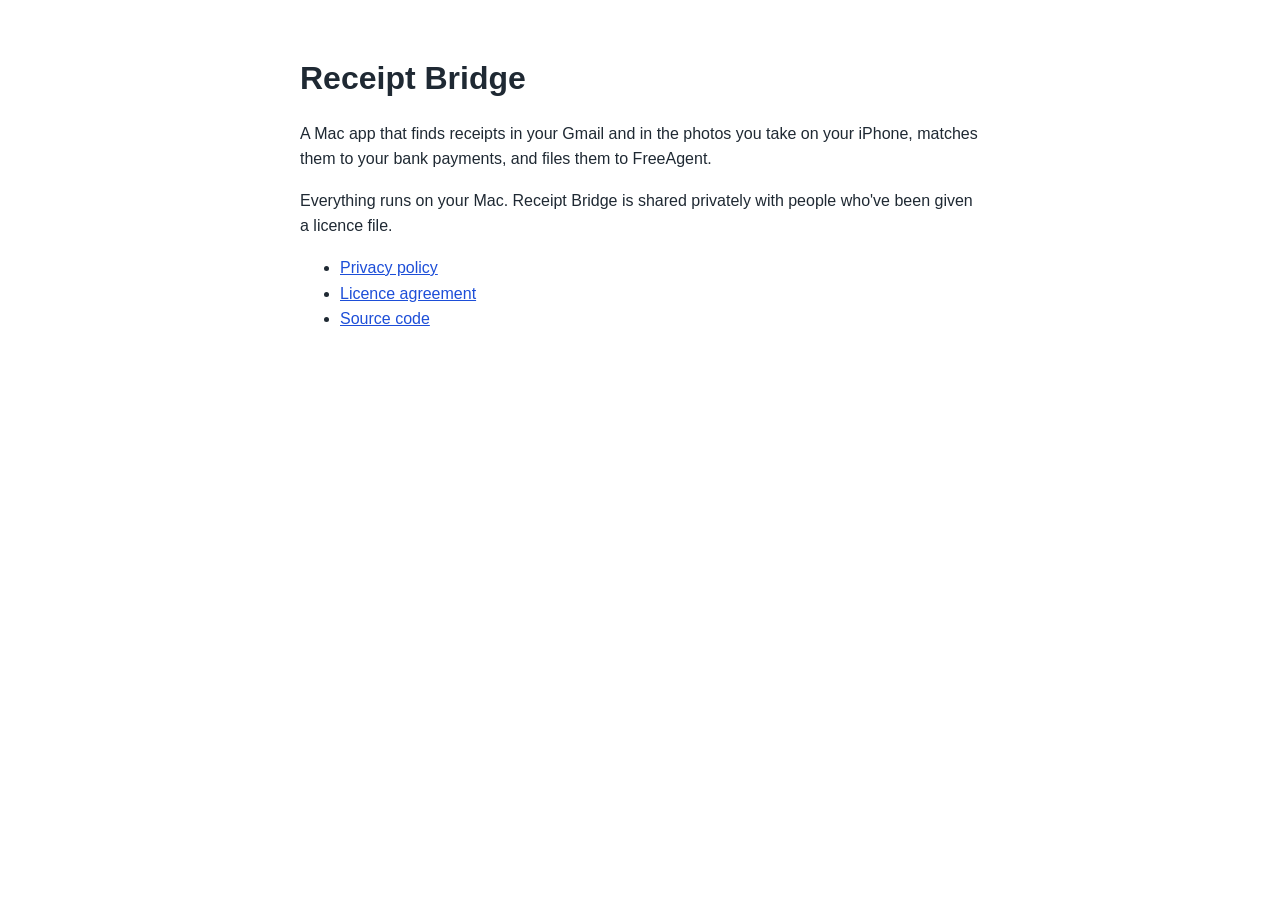
<file: docs/index.html>
<!doctype html>
<html lang="en">
<head>
<meta charset="utf-8">
<meta name="viewport" content="width=device-width, initial-scale=1">
<title>Receipt Bridge</title>
<style>
  body { font: 16px/1.6 -apple-system, Helvetica, Arial, sans-serif; color: #1f2933;
         background: #fff; max-width: 680px; margin: 0 auto; padding: 32px 16px 64px; }
  h1 { font-size: 32px; margin-bottom: 4px; }
  a { color: #1d4ed8; }
</style>
</head>
<body>
<h1>Receipt Bridge</h1>
<p>A Mac app that finds receipts in your Gmail and in the photos you take on
your iPhone, matches them to your bank payments, and files them to
FreeAgent.</p>
<p>Everything runs on your Mac. Receipt Bridge is shared privately with people
who've been given a licence file.</p>
<ul>
  <li><a href="privacy.html">Privacy policy</a></li>
  <li><a href="EULA.html">Licence agreement</a></li>
  <li><a href="https://github.com/oliverh57/receipt-bridge">Source code</a></li>
</ul>
</body>
</html>
</file>
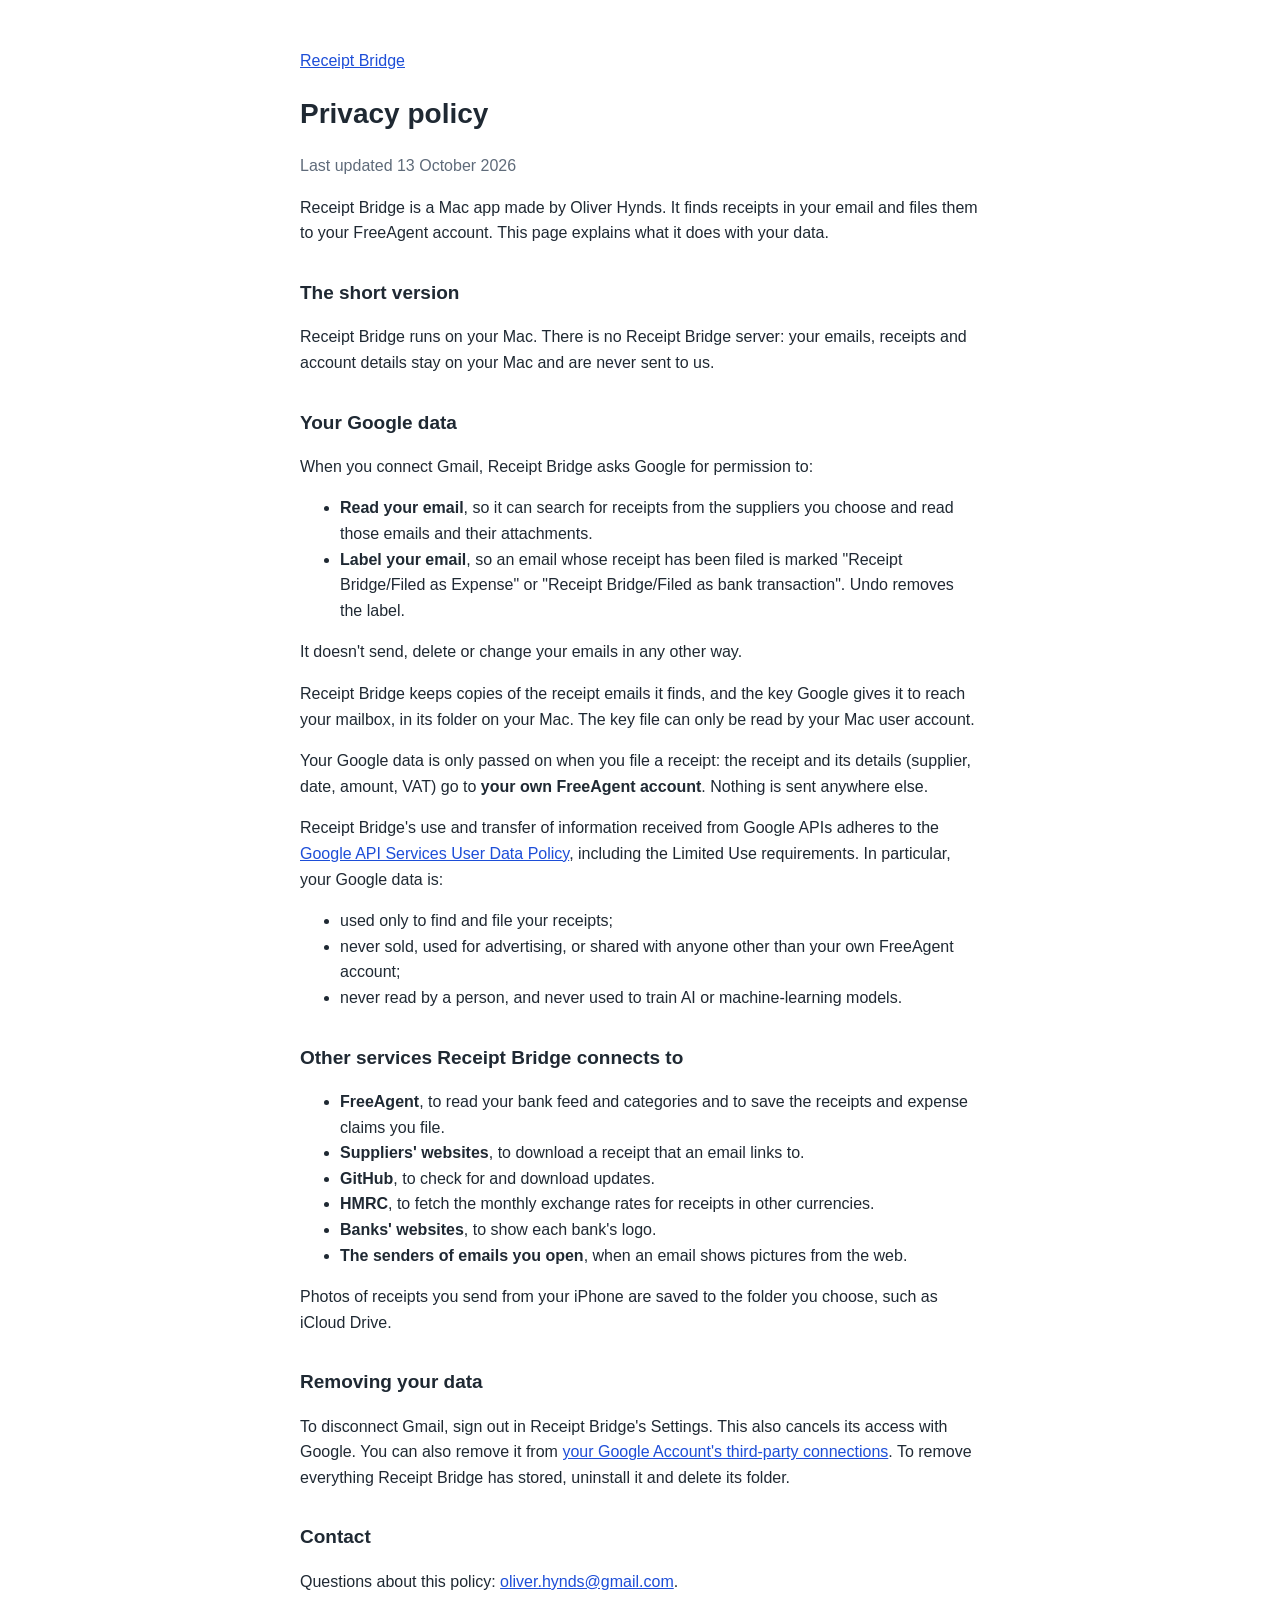
<file: docs/privacy.html>
<!doctype html>
<html lang="en">
<head>
<meta charset="utf-8">
<meta name="viewport" content="width=device-width, initial-scale=1">
<title>Receipt Bridge privacy policy</title>
<style>
  body { font: 16px/1.6 -apple-system, Helvetica, Arial, sans-serif; color: #1f2933;
         background: #fff; max-width: 680px; margin: 0 auto; padding: 32px 16px 64px; }
  h1 { font-size: 28px; margin-bottom: 4px; }
  h2 { font-size: 19px; margin-top: 32px; }
  a { color: #1d4ed8; }
  .muted { color: #5f6b7a; }
</style>
</head>
<body>
<p><a href="./">Receipt Bridge</a></p>
<h1>Privacy policy</h1>
<p class="muted">Last updated 13 October 2026</p>

<p>Receipt Bridge is a Mac app made by Oliver Hynds. It finds receipts in your
email and files them to your FreeAgent account. This page explains what it does
with your data.</p>

<h2>The short version</h2>
<p>Receipt Bridge runs on your Mac. There is no Receipt Bridge server: your
emails, receipts and account details stay on your Mac and are never sent to us.</p>

<h2>Your Google data</h2>
<p>When you connect Gmail, Receipt Bridge asks Google for permission to:</p>
<ul>
  <li><strong>Read your email</strong>, so it can search for receipts from the
  suppliers you choose and read those emails and their attachments.</li>
  <li><strong>Label your email</strong>, so an email whose receipt has been filed
  is marked "Receipt Bridge/Filed as Expense" or "Receipt Bridge/Filed as bank
  transaction". Undo removes the label.</li>
</ul>
<p>It doesn't send, delete or change your emails in any other way.</p>
<p>Receipt Bridge keeps copies of the receipt emails it finds, and the key
Google gives it to reach your mailbox, in its folder on your Mac. The key file can only
be read by your Mac user account.</p>
<p>Your Google data is only passed on when you file a receipt: the receipt and
its details (supplier, date, amount, VAT) go to <strong>your own FreeAgent
account</strong>. Nothing is sent anywhere else.</p>
<p>Receipt Bridge's use and transfer of information received from Google APIs
adheres to the
<a href="https://developers.google.com/terms/api-services-user-data-policy">Google
API Services User Data Policy</a>, including the Limited Use requirements. In
particular, your Google data is:</p>
<ul>
  <li>used only to find and file your receipts;</li>
  <li>never sold, used for advertising, or shared with anyone other than your
  own FreeAgent account;</li>
  <li>never read by a person, and never used to train AI or machine-learning
  models.</li>
</ul>

<h2>Other services Receipt Bridge connects to</h2>
<ul>
  <li><strong>FreeAgent</strong>, to read your bank feed and categories and to
  save the receipts and expense claims you file.</li>
  <li><strong>Suppliers' websites</strong>, to download a receipt that an email
  links to.</li>
  <li><strong>GitHub</strong>, to check for and download updates.</li>
  <li><strong>HMRC</strong>, to fetch the monthly exchange rates for receipts in
  other currencies.</li>
  <li><strong>Banks' websites</strong>, to show each bank's logo.</li>
  <li><strong>The senders of emails you open</strong>, when an email shows
  pictures from the web.</li>
</ul>
<p>Photos of receipts you send from your iPhone are saved to the folder you
choose, such as iCloud Drive.</p>

<h2>Removing your data</h2>
<p>To disconnect Gmail, sign out in Receipt Bridge's Settings. This also
cancels its access with Google. You can also remove it from
<a href="https://myaccount.google.com/permissions">your Google Account's
third-party connections</a>. To remove everything Receipt Bridge has
stored, uninstall it and delete its folder.</p>

<h2>Contact</h2>
<p>Questions about this policy: <a href="mailto:oliver.hynds@gmail.com">oliver.hynds@gmail.com</a>.</p>
</body>
</html>
</file>
